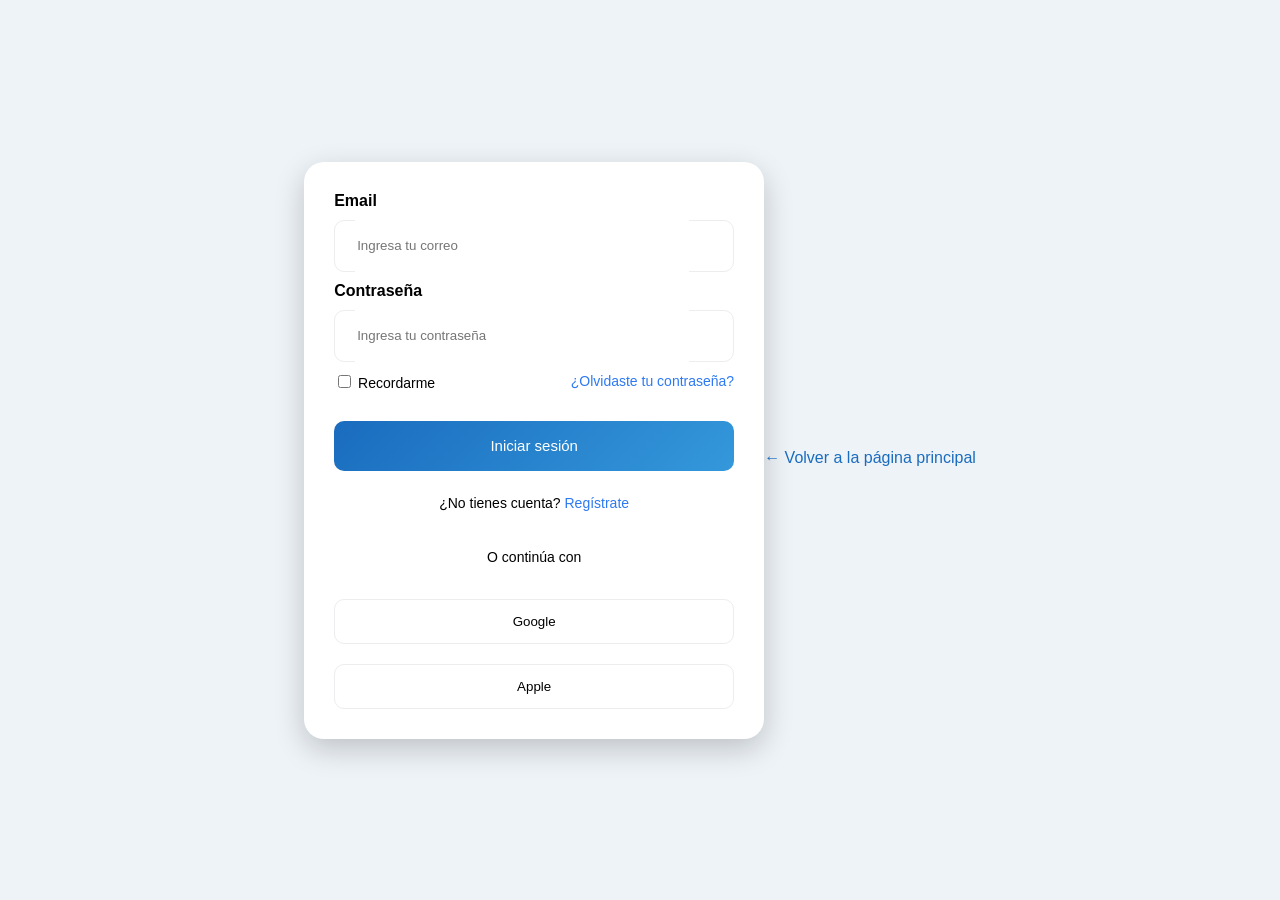
<file: Registro.html>
<!DOCTYPE html>
<html lang="es">
<head>
<meta charset="UTF-8">
<title>Registro</title>

<style>

/* 🔥 CENTRAR TODO */
body{
margin:0;
height:100vh;
display:flex;
justify-content:center;
align-items:center;
background:#eef3f8;
font-family: Arial;
}

/* FORM */
.form {
display: flex;
flex-direction: column;
gap: 10px;
background-color: #ffffff;
padding: 30px;
width: 400px;
border-radius: 20px;
box-shadow:0 10px 30px rgba(0,0,0,0.2);
}

/* INPUTS */
.flex-column > label {
font-weight: 600;
}

.inputForm {
border: 1.5px solid #ecedec;
border-radius: 10px;
height: 50px;
display: flex;
align-items: center;
padding-left: 10px;
transition: 0.2s;
}

.input {
margin-left: 10px;
border: none;
width: 85%;
height: 100%;
}

.input:focus {
outline: none;
}

.inputForm:focus-within {
border: 1.5px solid #2d79f3;
}

/* FILAS */
.flex-row {
display: flex;
justify-content: space-between;
align-items: center;
font-size:14px;
}

.span {
color: #2d79f3;
cursor: pointer;
}

/* BOTÓN PRINCIPAL */
.button-submit {
margin-top: 20px;
background:linear-gradient(135deg,#1a6cbe,#3498db);
border: none;
color: white;
font-size: 15px;
border-radius: 10px;
height: 50px;
cursor: pointer;
transition:0.3s;
}

.button-submit:hover {
transform:scale(1.03);
}

/* BOTONES EXTRA */
.btn {
margin-top: 10px;
height: 45px;
border-radius: 10px;
display: flex;
justify-content: center;
align-items: center;
gap: 10px;
border: 1px solid #ededef;
background-color: white;
cursor: pointer;
transition: 0.2s;
}

.btn:hover {
border: 1px solid #2d79f3;
}

/* TEXTO */
.p {
text-align: center;
font-size: 14px;
}

a{
display:block;
text-align:center;
margin-top:15px;
text-decoration:none;
color:#1a6cbe;
}

</style>
</head>

<body>

<form class="form" onsubmit="return iniciarSesion(event)">

<div class="flex-column">
<label>Email</label>
</div>

<div class="inputForm">
<input type="email" name="email" class="input" placeholder="Ingresa tu correo" required>
</div>

<div class="flex-column">
<label>Contraseña</label>
</div>

<div class="inputForm">
<input type="password" name="password" class="input" placeholder="Ingresa tu contraseña" required>
</div>

<div class="flex-row">
<div>
<input type="checkbox"> Recordarme
</div>
<span class="span">¿Olvidaste tu contraseña?</span>
</div>

<button class="button-submit">Iniciar sesión</button>

<p class="p">¿No tienes cuenta? <span class="span">Regístrate</span></p>

<p class="p">O continúa con</p>

<button type="button" class="btn">Google</button>
<button type="button" class="btn">Apple</button>

</form>

<a href="index.html">← Volver a la página principal</a>

<script>

/* 🔥 FUNCIÓN DE LOGIN */
function iniciarSesion(e){
e.preventDefault();

let email = document.querySelector('input[name="email"]').value;
let password = document.querySelector('input[name="password"]').value;

if(email === "" || password === ""){
alert("Por favor llena todos los campos");
return false;
}

/* SIMULACIÓN */
alert("Inicio de sesión exitoso 🚀");

return false;
}

</script>

</body>
</html>
</file>
